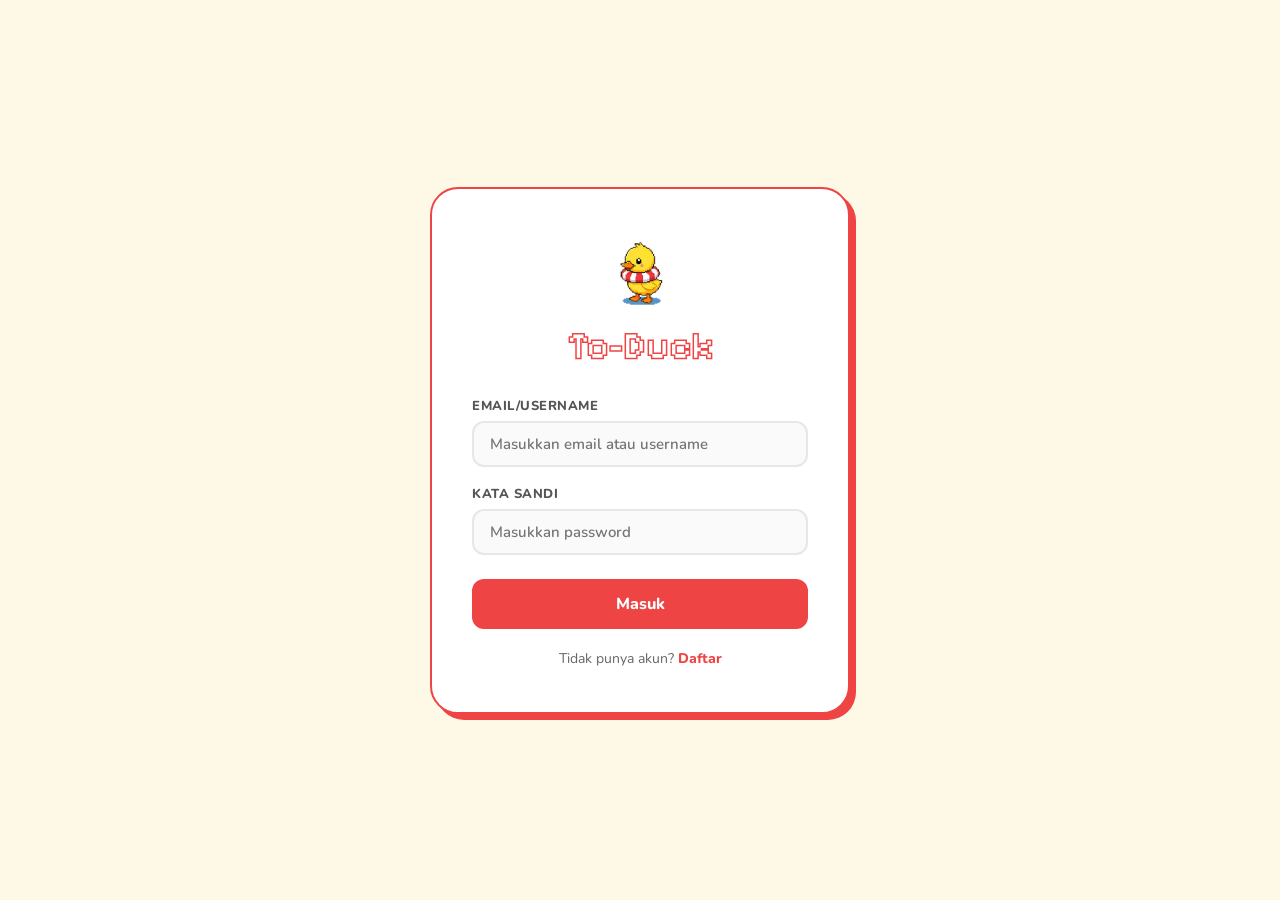
<file: index.html>
<!-- html/index.html -->

<!DOCTYPE html>
<html lang="id">
<head>
  <meta charset="UTF-8">
  <meta name="viewport" content="width=device-width, initial-scale=1.0">
  <title>To-Duck</title>
  <link rel="stylesheet" href="style.css">
</head>
<body>

<!-- ─────────────────────────────────────────
     SIDEBAR
───────────────────────────────────────── -->
<aside class="sidebar">
  <div class="logo-area">
    <img src="assets/duck.png" width="80" height="80" alt="To-Duck Mascot" onerror="this.outerHTML='<div class=\'duck-emoji\'>🐥</div>'">
    <span class="logo-text">To-Duck</span>
  </div>

  <ul class="nav">
    <li class="nav-item active" onclick="goTo('dashboard')">
      <svg width="18" height="18" viewBox="0 0 24 24" fill="none" stroke="currentColor" stroke-width="2.5" stroke-linecap="round" stroke-linejoin="round"><rect x="3" y="3" width="7" height="7"></rect><rect x="14" y="3" width="7" height="7"></rect><rect x="14" y="14" width="7" height="7"></rect><rect x="3" y="14" width="7" height="7"></rect></svg>
      <span class="nav-text">Dashboard</span>
    </li>
    <li class="nav-item" onclick="goTo('todo')">
      <svg width="18" height="18" viewBox="0 0 24 24" fill="none" stroke="currentColor" stroke-width="2.5" stroke-linecap="round" stroke-linejoin="round"><line x1="8" y1="6" x2="21" y2="6"></line><line x1="8" y1="12" x2="21" y2="12"></line><line x1="8" y1="18" x2="21" y2="18"></line><line x1="3" y1="6" x2="3.01" y2="6"></line><line x1="3" y1="12" x2="3.01" y2="12"></line><line x1="3" y1="18" x2="3.01" y2="18"></line></svg>
      <span class="nav-text">To-Do List</span>
    </li>
    <li class="nav-item" onclick="goTo('pomodoro')">
      <svg width="18" height="18" viewBox="0 0 24 24" fill="none" stroke="currentColor" stroke-width="2.5" stroke-linecap="round" stroke-linejoin="round"><circle cx="12" cy="12" r="10"></circle><polyline points="12 6 12 12 16 14"></polyline></svg>
      <span class="nav-text">Pomodoro</span>
    </li>
  </ul>

  <div class="sidebar-bottom">
    <div class="profile-btn" onclick="goTo('settings')">
      <div class="avatar" id="sidebar-avatar">👤</div>
      <span id="sidebar-name">User</span>
    </div>
  </div>
</aside>

<!-- ─────────────────────────────────────────
     MAIN CONTENT
───────────────────────────────────────── -->
<main class="main">

  <!-- ══ DASHBOARD PAGE ══ -->
  <div class="page active" id="page-dashboard">
    <div class="dashboard-grid">

      <!-- Calendar Widget -->
      <div class="widget calendar-widget">
        <div class="cal-header">
          <button class="cal-nav" id="cal-prev">‹</button>
          <span id="cal-month-label">APR 2025</span>
          <button class="cal-nav" id="cal-next">›</button>
        </div>
        <div class="cal-body">
          <div class="cal-days-row">
            <div>MIN</div><div>SEN</div><div>SEL</div><div>RAB</div><div>KAM</div><div>JUM</div><div>SAB</div>
          </div>
          <div id="cal-grid"></div>
        </div>
      </div>

      <!-- Task Widget -->
      <div class="widget task-widget" style="display:flex;flex-direction:column;">
        <div class="task-widget-header">
          <div class="task-widget-date" id="task-widget-date" onclick="goTo('todo')" style="cursor:pointer;">4 APR</div>
          <button class="btn-add-sm" onclick="goTo('todo')">Lihat Semua</button>
        </div>
        <div class="task-list-body" id="dash-task-list">
          <div style="color:var(--grey);font-size:14px;font-weight:700;padding:20px 0;text-align:center;">
            Pilih tanggal untuk melihat tugas 🐥
          </div>
        </div>
      </div>

     <!-- Pomodoro Mini Widget -->
<div class="widget pomo-mini" onclick="goTo('pomodoro')" style="cursor:pointer;">

  <div class="pomo-mini-title">
    Pomodoro
  </div>

  <!-- Gambar -->
  <div class="pomo-ring">
    <img 
      src="https://raw.githubusercontent.com/iftitahputri/ToDoList_Kel7_V2/main/assets/Group%209.png"
      alt="Pomodoro Duck"
      class="pomo-mini-img"
    >
  </div>

  <button 
    class="btn-primary pomo-mini-btn"
    onclick="goTo('pomodoro')">
    Buka Pomodoro
  </button>

</div>
      <!-- Duck Area -->
      <div class="duck-area">
  <div>
    <img 
      src="https://raw.githubusercontent.com/iftitahputri/ToDoList_Kel7_V2/main/assets/bubble.png"
      width="550"
      height="150"
      class="duck-bubble"
      alt="bubble"
    >
    <div class="duck-speech" id="duck-speech">
    </div>
  </div>


  <img
    src="https://raw.githubusercontent.com/iftitahputri/ToDoList_Kel7_V2/main/assets/duck.png"
    width="200"
    height="200"
    class="duck-sdashboard"
    alt="To-Duck Mascot"
  >

</div>
    </div> <!-- dashboard-grid -->
</div> <!-- page-dashboard -->

  <!-- ══ TO-DO LIST PAGE ══ -->
  <div class="page" id="page-todo">
<div class="todo-layout">

    <!-- LEFT: Project Panel -->
    <div class="project-panel" id="project-panel">
      <div class="project-panel-title">📁 Proyek</div>

      <div class="proj-item active" onclick="selectProject('__all__')" id="proj-all">
        <span class="proj-dot" style="background:#EF4444;"></span>
        Semua Tugas
        <span class="proj-count" id="count-all">0</span>
      </div>

      <div class="proj-item" onclick="selectProject('__today__')" id="proj-today">
        <span class="proj-dot" style="background:#F97316;"></span>
        Hari Ini
        <span class="proj-count" id="count-today">0</span>
      </div>

      <div id="projects-list"><!-- rendered by JS --></div>

      <button class="btn-new-proj" onclick="openProjectModal()">
        <span style="font-size:18px;">+</span> Proyek Baru
      </button>
    </div>

    <!-- ─────────────────────────────
     MODAL: TAMBAH PROJECT
     (WAJIB di luar panel)
───────────────────────────── -->
<div class="modal-overlay" id="modal-add-project">
  <div class="modal-card">

    <div class="modal-title">📁 Buat Proyek Baru</div>

    <input 
      type="text" 
      class="modal-input" 
      id="modal-project-name" 
      placeholder="Nama proyek..."
    >
 
    <select class="select-input" id="modal-project-color">
      <option value="#EF4444">🔴 Merah</option>
      <option value="#F97316">🟠 Oranye</option>
      <option value="#FDE047">🟡 Kuning</option>
      <option value="#22C55E">🟢 Hijau</option>
      <option value="#3B82F6">🔵 Biru</option>
      <option value="#A855F7">🟣 Ungu</option>
    </select>

    <div class="modal-actions">
      <button class="btn-cancel" onclick="closeModal('modal-add-project')">
        Batal
      </button>

      <button 
        class="btn-primary" 
        style="width:auto;padding:10px 28px;margin-top:0;"
        onclick="submitProject()"
      >
        Buat
      </button>
    </div>

  </div>
</div>

    <!-- RIGHT: Main Area -->
    <div class="todo-main">
      

      <div class="todo-topbar">
        <div class="todo-page-heading" id="page-heading">Semua <span>Tugas</span></div>
        <div class="topbar-actions">
          <div class="view-toggle">
            <!-- <button class="view-btn active" onclick="setView('list', this)">☰ List</button>
            <button class="view-btn" onclick="setView('group', this)">⊞ Proyek</button> -->
          </div>
          <button class="btn-add-task-main" onclick="openTaskModal()">+ Tambah Tugas</button>
        </div>
      </div>

      <!-- Progress bar -->
      <div class="project-progress">
        <div class="progress-info">
          <span id="prog-label">0 dari 0 selesai</span>
          <span id="prog-pct">0%</span>
        </div>
        <div class="progress-bar-bg">
          <div class="progress-bar-fill" id="prog-fill" style="width:0%;"></div>
        </div>
      </div>

      <!-- Filter chips -->
      <div class="filter-bar">
        <span style="font-family:Nunito;font-size:12px;font-weight:900;color:#CCC;margin-right:4px;">Filter:</span>
        <div class="filter-chip active" onclick="setFilter('all', this)">Semua</div>
        <div class="filter-chip" onclick="setFilter('active', this)">Aktif</div>
        <div class="filter-chip" onclick="setFilter('done', this)">Selesai</div>
        <div class="filter-chip" onclick="setFilter('today', this)">Hari Ini</div>
      </div>

      <div class="todo-content" id="todo-content">
        <!-- rendered by JS -->
      </div>
    </div>
  </div>
  </div>

  <!-- ══ POMODORO PAGE ══ -->
  <div class="page" id="page-pomodoro">
<div class="pomo-wrapper">

  <!-- ── LEFT: TIMER PANEL ── -->
  <div class="timer-panel">

    <!-- Mode tabs -->
    <div class="mode-tabs">
      <button class="mode-tab active" id="tab-focus" onclick="setMode('focus')">🎯 Fokus</button>
      <button class="mode-tab" id="tab-short" onclick="setMode('short')">☕ Istirahat</button>
      <button class="mode-tab" id="tab-long" onclick="setMode('long')">😴 Panjang</button>
    </div>

    <!-- SVG Ring Timer -->
    <div class="pomo-ring-container">
      <svg class="pomo-svg" width="220" height="220" viewBox="0 0 220 220">
        <circle class="ring-bg" cx="110" cy="110" r="96"/>
        <circle class="ring-fill" id="ring-fill" cx="110" cy="110" r="96"
          stroke-dasharray="603" stroke-dashoffset="0"/>
      </svg>
      <div class="pomo-time-center">
        <div class="pomo-time-big" id="pomo-time">25:00</div>
        <div class="pomo-session-label" id="pomo-mode-label">Sesi Fokus</div>
      </div>
    </div>

    <!-- Session dots -->
    <div class="session-dots" id="session-dots">
      <div class="session-dot current"></div>
      <div class="session-dot"></div>
      <div class="session-dot"></div>
      <div class="session-dot"></div>
    </div>

    <!-- Controls -->
    <div class="pomo-controls">
      <button class="btn-ctrl" onclick="skipBack()" title="Mulai ulang">⏮</button>
      <button class="btn-play-big" id="btn-play" onclick="toggleTimer()">▶</button>
      <button class="btn-ctrl" onclick="skipForward()" title="Lewati">⏭</button>
    </div>

    <!-- Duck -->
    <!-- Duck -->
<div class="duck-row">

  <img
    src="https://raw.githubusercontent.com/iftitahputri/ToDoList_Kel7_V2/main/assets/duck.png"
    width="150"
    height="150"
    alt="To-Duck Mascot"
    class="duck-pomo"
    style="transform: scaleX(-1);"
  >

  <div class="p-pomo" id="duck-msg">

    <img
      src="https://raw.githubusercontent.com/iftitahputri/ToDoList_Kel7_V2/main/assets/bubble.png"
      class="bubble-bg"
      width="50"
      height="100"
      alt="speech bubble"
      style="transform: scaleX(-1);"
    >

    <span class="p-text" id="duck-text">
      Pilih tugas yang mau dikerjakan, terus fokus! 🎯
    </span>

  </div>

</div> <!-- duck-row -->

</div> <!-- timer-panel -->
  <!-- ── RIGHT PANEL ── -->
  <div class="right-panel">

    <!-- Task List -->
    <div class="panel-card">
      <div class="panel-card-title">📋 Tugas yang Dikerjakan</div>
      <div id="pomo-task-list"><!-- rendered --></div>
      <button class="btn-add-task-pomo" onclick="openAddTaskModal()">⊕ Tambah tugas baru</button>
    </div>

    <!-- Session Stats -->
    <div class="panel-card">
      <div class="panel-card-title">📊 Statistik Hari Ini</div>
      <div class="stats-row">
        <div class="stat-box">
          <div class="stat-num" id="stat-sessions">0</div>
          <div class="stat-label">Sesi Selesai</div>
        </div>
        <div class="stat-box">
          <div class="stat-num" id="stat-tasks">0</div>
          <div class="stat-label">Tugas Done</div>
        </div>
        <div class="stat-box">
          <div class="stat-num" id="stat-minutes">0</div>
          <div class="stat-label">Menit Fokus</div>
        </div>
      </div>
    </div>

    <!-- Tips -->
    <div class="panel-card" style="background:linear-gradient(135deg,#FEF9E7,#fff);border-color:#FDE047;">
      <div class="panel-card-title" style="color:#F97316;">💡 Tips Pomodoro</div>
      <div id="pomo-tip" style="font-size:13px;color:#777;font-weight:600;line-height:1.7;"></div>
    </div>
  </div>
</div>
  </div>

  <!-- ══ SETTINGS PAGE ══ -->
  <div class="page" id="page-settings">
    <div class="settings-page">
      <div class="settings-title">⚙️ Pengaturan</div>

      <div class="settings-section">
        <div class="settings-section-title">Profil</div>
        <div class="settings-row">
          <label>Nama Lengkap</label>
          <input type="text" class="settings-input" id="set-name" placeholder="Nama kamu">
        </div>
        <div class="settings-row">
          <label>Email</label>
          <input type="email" class="settings-input" id="set-email" placeholder="email@kamu.com">
        </div>
        <button class="btn-save" onclick="saveProfile()">Simpan Perubahan</button>
      </div>

      <div class="settings-section">
        <div class="settings-section-title">Ubah Password</div>
        <div class="settings-row">
          <label>Password Lama</label>
          <input type="password" class="settings-input" id="set-old-pass" placeholder="Password lama">
        </div>
        <div class="settings-row">
          <label>Password Baru</label>
          <input type="password" class="settings-input" id="set-new-pass" placeholder="Password baru">
        </div>
        <div class="settings-row">
          <label>Konfirmasi Password Baru</label>
          <input type="password" class="settings-input" id="set-new-pass2" placeholder="Ulangi password baru">
        </div>
        <button class="btn-save" onclick="changePassword()">Ubah Password</button>
      </div>

      <div class="settings-section">
        <div class="settings-section-title">Sesi</div>
        <p style="font-size:14px;color:#666;margin-bottom:16px;font-weight:600;">Ingin keluar dari To-Duck?</p>
        <button class="btn-logout" onclick="doLogout()">🚪 Logout</button>
      </div>
    </div>
  </div>

</main>

<!-- BREAK OVERLAY -->
<div class="break-overlay" id="break-overlay">
  <div class="break-card">
    <button class="btn-skip" onclick="endBreak()">Lewati Istirahat ⏭</button>

    <div class="break-header">
      <div class="break-title">🎮 Waktu Istirahat!</div>
      <div class="break-subtitle">Pilih minigame atau biarkan timer berjalan</div>
    </div>

    <div class="break-timer" id="break-timer">05:00</div>

    <!-- Game selection -->
    <div id="game-selection-area">
      <div class="game-selection">
        <div class="game-card" id="game-card-memory" onclick="selectGame('memory')">
          <div class="game-icon">🃏</div>
          <div class="game-name">Memory Match</div>
          <div class="game-desc">Temukan pasangan kartu</div>
        </div>
        <div class="game-card" id="game-card-catch" onclick="selectGame('catch')">
          <div class="game-icon">🦆</div>
          <div class="game-name">Tangkap Bebek!</div>
          <div class="game-desc">Klik bebek sebanyak mungkin</div>
        </div>
        <div class="game-card" id="game-card-scramble" onclick="selectGame('scramble')">
          <div class="game-icon">🔤</div>
          <div class="game-name">Acak Kata</div>
          <div class="game-desc">Tebak kata yang diacak</div>
        </div>
      </div>
    </div>

    <!-- GAME: Memory Match -->
    <div class="game-area" id="game-memory">
      <div style="display:flex;justify-content:space-between;align-items:center;margin-bottom:12px;">
        <span style="font-weight:800;font-size:14px;">🃏 Memory Match</span>
        <span id="mem-score" style="font-weight:800;color:var(--blue);">0 pasang</span>
        <button class="btn-game btn-blue" onclick="initMemory()">🔄 Reset</button>
      </div>
      <div class="memory-grid" id="memory-grid"></div>
    </div>

    <!-- GAME: Catch Duck -->
    <div class="game-area" id="game-catch">
      <div style="display:flex;justify-content:space-between;align-items:center;margin-bottom:10px;">
        <span style="font-weight:800;font-size:14px;">🦆 Tangkap Bebek!</span>
        <button class="btn-game btn-blue" onclick="initCatch()">🔄 Reset</button>
      </div>
      <div class="catch-game-area" id="catch-area"></div>
      <div class="catch-score" id="catch-score" style="margin-top:10px;">Score: 0</div>
    </div>

    <!-- GAME: Word Scramble -->
    <div class="game-area" id="game-scramble">
      <div style="display:flex;justify-content:space-between;align-items:center;margin-bottom:4px;">
        <span style="font-weight:800;font-size:14px;">🔤 Acak Kata</span>
        <span id="scramble-score" style="font-weight:800;color:var(--blue);">0 benar</span>
      </div>
      <div class="scramble-word" id="scramble-display">?????</div>
      <div class="scramble-hint" id="scramble-hint">Hint: ???</div>
      <div style="margin-top:12px;">
        <input type="text" class="scramble-input" id="scramble-input" placeholder="Jawaban kamu..." autocomplete="off">
        <div class="scramble-result" id="scramble-result"></div>
        <div style="display:flex;gap:10px;justify-content:center;margin-top:10px;">
          <button class="btn-game btn-blue" onclick="checkScramble()">✓ Cek Jawaban</button>
          <button class="btn-game" style="background:#F3F4F6;color:#555;" onclick="nextScramble()">→ Skip</button>
        </div>
      </div>
    </div>
  </div>
</div>

<!-- ─────────────────────────────────────────
     MODAL – ADD TASK
───────────────────────────────────────── -->
  <div class="modal-overlay" id="modal-task">
    <div class="modal-card">
      <div class="modal-header">
        <div class="modal-title" id="modal-task-title">➕ Tambah Tugas</div>
        <button class="modal-close" onclick="closeModal('modal-task')">✕</button>
      </div>

      <div class="form-group">
        <div class="form-label">📝 Nama Tugas</div>
        <input type="text" class="form-input" id="t-name" placeholder="Apa yang mau dikerjakan?">
      </div>

      <div class="form-group">
        <div class="form-label">📋 Deskripsi <span class="optional-badge">Opsional</span></div>
        <textarea class="form-textarea" id="t-desc" placeholder="Tambahkan catatan atau detail..."></textarea>
      </div>

      <div class="form-row">
        <div class="form-group">
          <div class="form-label">📅 Deadline <span class="optional-badge">Opsional</span></div>
          <input type="date" class="form-input" id="t-date">
        </div>
        <div class="form-group">
          <div class="form-label">🕐 Waktu <span class="optional-badge">Opsional</span></div>
          <input type="time" class="form-input" id="t-time">
        </div>
      </div>

      <div class="form-group">
        <div class="form-label">🔔 Pengingat</div>
        <div class="reminder-row">
          <span class="reminder-label">🔔 Aktifkan pengingat</span>
          <label class="toggle-switch">
            <input type="checkbox" id="t-reminder-toggle" onchange="toggleReminder()">
            <div class="toggle-track"></div>
            <div class="toggle-knob"></div>
          </label>
        </div>
        <div class="reminder-options" id="reminder-opts">
          <div class="form-label" style="margin-bottom:8px;">Ingatkan saya:</div>
          <div class="reminder-chips">
            <div class="reminder-chip selected" data-val="30m" onclick="selectReminder(this)">30 menit sebelum</div>
            <div class="reminder-chip" data-val="1h" onclick="selectReminder(this)">1 jam sebelum</div>
            <div class="reminder-chip" data-val="3h" onclick="selectReminder(this)">3 jam sebelum</div>
            <div class="reminder-chip" data-val="1d" onclick="selectReminder(this)">1 hari sebelum</div>
            <div class="reminder-chip" data-val="2d" onclick="selectReminder(this)">2 hari sebelum</div>
            <div class="reminder-chip" data-val="1w" onclick="selectReminder(this)">1 minggu sebelum</div>
          </div>
        </div>
      </div>

      <div class="form-group">
        <div class="form-label">📁 Proyek <span class="optional-badge">Opsional</span></div>
        <select class="form-select" id="t-project">
          <option value="">Tidak ada proyek</option>
        </select>
      </div>

      <div class="modal-actions">
        <button class="btn-cancel" onclick="closeModal('modal-task')">Batal</button>
        <button class="btn-submit" onclick="submitTask()">Simpan Tugas</button>
      </div>
    </div>
  </div>

<!-- MODAL – ADD PROJECT -->
<div class="modal-overlay" id="modal-add-project">
    <div class="modal-card project-modal-card">
      <div class="modal-header">
        <div class="modal-title">📁 Proyek Baru</div>
        <button class="modal-close" onclick="closeModal('modal-add-project')">✕</button>
      </div>

      <div class="form-group">
        <div class="form-label">Nama Proyek</div>
        <input type="text" class="form-input" id="p-name" placeholder="Contoh: Tugas Kuliah">
      </div>

      <div class="form-group">
        <div class="form-label">Warna</div>
        <div class="color-options" id="color-picker">
          <div class="color-opt selected" style="background:#EF4444;" data-color="#EF4444" onclick="selectColor(this)">
          </div>
          <div class="color-opt" style="background:#F97316;" data-color="#F97316" onclick="selectColor(this)"></div>
          <div class="color-opt" style="background:#FDE047;" data-color="#FDE047" onclick="selectColor(this)"></div>
          <div class="color-opt" style="background:#22C55E;" data-color="#22C55E" onclick="selectColor(this)"></div>
          <div class="color-opt" style="background:#3B82F6;" data-color="#3B82F6" onclick="selectColor(this)"></div>
          <div class="color-opt" style="background:#A855F7;" data-color="#A855F7" onclick="selectColor(this)"></div>
          <div class="color-opt" style="background:#EC4899;" data-color="#EC4899" onclick="selectColor(this)"></div>
          <div class="color-opt" style="background:#06B6D4;" data-color="#06B6D4" onclick="selectColor(this)"></div>
        </div>
      </div>

      <div class="modal-actions">
        <button class="btn-cancel" onclick="closeModal('modal-add-project')">Batal</button>
        <button class="btn-submit" onclick="submitProject()">Buat Proyek</button>
      </div>
    </div>
  </div>

<div class="toast" id="toast"></div>

<script src="script.js"></script>
</body>
</html>
</file>
<file: style.css>
/* css/style.css */

@import url('https://fonts.googleapis.com/css2?family=Fredoka+One&family=Nunito:wght@400;600;700;800;900&family=Pixelify+Sans:wght@400;700&display=swap');

:root {
  --yellow: #FDE047;
  --yellow-dark: #EED241;
  --yellow-light: #FEF9E7;
  --red: #EF4444;
  --red-dark: #DC2626;
  --orange: #F97316;
  --orange-light: #FDBA74;
  --blue: #3B82F6;
  --blue-light: #93C5FD;
  --white: #FFFFFF;
  --black: #111111;
  --grey: #A3A3A3;
  --grey-light: #F3F4F6;
  --sidebar-w: 230px;
  --radius: 20px;
  --border: 2px solid var(--red);
}

* { margin: 0; padding: 0; box-sizing: border-box; }

body {
  font-family: 'Nunito', sans-serif;
  background: var(--yellow-light);
  min-height: 100vh;
  display: flex;
  overflow: hidden;
}

/* ── SIDEBAR ── */
.sidebar {
  position:sticky;
  top: 0;
  left: 0;
  height: 100vh;
  width: var(--sidebar-w);
  overflow: hidden;
  width: var(--sidebar-w);
  background: var(--yellow);
  display: flex;
  flex-direction: column;
  flex-shrink: 0;
  z-index: 20;
  border-right: 2px solid rgba(231,55,63,0.15);
  transition: width 0.3s ease;
}

.sidebar.collapsed {
  width: 76px;
}

.sidebar.collapsed .logo-text,
.sidebar.collapsed .nav-text,
.sidebar.collapsed #sidebar-name {
  display: none;
}

.sidebar.collapsed .logo-area {
  padding: 22px 0 10px;
  justify-content: center;
}

.sidebar.collapsed .nav-item {
  justify-content: center;
  padding: 13px 0;
}

.sidebar.collapsed .profile-btn {
  justify-content: center;
}

.logo-area { 
  padding: 15px 5px 5px;
  display: flex;
  align-items:center;
  gap: 10px;
}

.logo-duck { font-size: 32px; }

.logo-text {
  font-family: 'Pixelify Sans', monospace;
  font-size: 22px;
  color: #fff;
  font-weight: 700;
  -webkit-text-stroke: 1.2px var(--red);
  text-shadow: 2px 2px 0 #fff, -1px -1px 0 #fff;
  letter-spacing: 1px;
}

.nav {
  list-style: none;
  margin-top: 14px;
  flex: 1;
}

.nav-item {
  display: flex;
  align-items: center;
  gap: 12px;
  padding: 13px 20px;
  font-weight: 700;
  font-size: 14px;
  color: var(--black);
  cursor: pointer;
  transition: background .15s;
  border-left: 4px solid transparent;
}

.nav-item svg { flex-shrink: 0; opacity: .7; }

.nav-item:hover { background: var(--yellow-dark); }

.nav-item.active {
  background: var(--yellow-dark);
  border-left-color: var(--red);
  color: var(--red);
}

.nav-item.active svg { opacity: 1; stroke: var(--red); }

.sidebar-bottom {
  padding: 16px 20px;
  display: flex;
  flex-direction: column;
  gap: 10px;
  border-top: 2px dashed rgba(0,0,0,.1);
}

.profile-btn {
  display: flex;
  align-items: center;
  gap: 10px;
  cursor: pointer;
  padding: 8px 10px;
  border-radius: 12px;
  transition: background .15s;
  font-weight: 700;
  font-size: 13px;
  color: var(--black);
}

.profile-btn:hover { background: var(--yellow-dark); }

.avatar {
  width: 34px;
  height: 34px;
  background: var(--red);
  border-radius: 50%;
  display: flex;
  align-items: center;
  justify-content: center;
  color: #fff;
  font-size: 16px;
  border: 2px solid #991B1B;
  box-shadow: inset 0 0 0 2px #fff;
  flex-shrink: 0;
}

/* ── MAIN ── */
.main {
  flex: 1;
  display: flex;
  flex-direction: column;
  overflow-y: auto;
  height: 100vh;
}

/* ── WIDGET ── */
.widget {
  background: #fff;
  border: var(--border);
  border-radius: var(--radius);
  overflow: hidden;
}

/* ── PAGE VISIBILITY ── */
.page { display: none; width: 100%; height: 100%; overflow-y: auto; }
.page.active { display: flex; flex-direction: column; }

/* ==============================
   LOGIN PAGE
   ============================== */
body.auth-page {
  justify-content: center;
  align-items: center;
  background: var(--yellow-light);
}

.auth-card {
  background: #fff;
  border: var(--border);
  border-radius: 28px;
  width: 420px;
  padding: 44px 40px;
  box-shadow: 6px 6px 0 var(--red);
}

.auth-logo {
  text-align: center;
  margin-bottom: 28px;
}

.auth-logo .duck-emoji { font-size: 52px; }

.auth-logo .auth-title {
  font-family: 'Pixelify Sans', monospace;
  font-size: 38px;
  font-weight: 700;
  color: #fff;
  -webkit-text-stroke: 1.5px var(--red);
  text-shadow: 2px 2px 0 #fff;
  display: block;
  margin-top: 4px;
}

.form-group {
  display: flex;
  flex-direction: column;
  gap: 6px;
  margin-bottom: 18px;
}

.form-group label {
  font-weight: 800;
  font-size: 13px;
  color: #555;
  text-transform: uppercase;
  letter-spacing: .5px;
}

.form-input {
  padding: 12px 16px;
  border: 2px solid #E5E7EB;
  border-radius: 12px;
  font-size: 15px;
  font-family: 'Nunito', sans-serif;
  outline: none;
  transition: border-color .2s;
  background: var(--yellow-light);
}

.form-input:focus { border-color: var(--red); background: #fff; }

.btn-primary {
  width: 100%;
  padding: 14px;
  background: var(--red);
  color: #fff;
  border: none;
  border-radius: 12px;
  font-weight: 800;
  font-size: 16px;
  font-family: 'Nunito', sans-serif;
  cursor: pointer;
  transition: background .2s, transform .1s;
  margin-top: 6px;
}

.btn-primary:hover { background: var(--red-dark); }
.btn-primary:active { transform: scale(.98); }

.auth-footer {
  margin-top: 20px;
  text-align: center;
  font-size: 14px;
  color: #666;
}

.auth-link { color: var(--red); font-weight: 800; text-decoration: none; cursor: pointer; }
.auth-link:hover { text-decoration: underline; }

/* ==============================
   DASHBOARD PAGE
   ============================== */
.dashboard-grid {
  display: grid;
  grid-template-columns: minmax(320px, 420px) 1fr;
  grid-template-rows: auto 1fr;
  gap: 28px;
  padding: 32px 40px;
  flex: 1;
}

/* Calendar */
.cal-header {
  background: var(--red);
  color: #fff;
  padding: 16px 24px;
  font-size: 20px;
  font-weight: 800;
  letter-spacing: 2px;
  display: flex;
  justify-content: space-between;
  align-items: center;
}

.cal-nav { background: none; border: none; color: #fff; font-size: 20px; cursor: pointer; padding: 0 4px; }

.cal-body { padding: 16px 20px 20px; }

.cal-days-row, .cal-week {
  display: grid;
  grid-template-columns: repeat(7, 1fr);
  text-align: center;
}

.cal-days-row {
  color: var(--red);
  font-weight: 800;
  font-size: 12px;
  padding-bottom: 10px;
  border-bottom: 2px solid var(--red);
  margin-bottom: 4px;
}

.cal-week { border-bottom: 1.5px solid #fee2e2; padding: 8px 0; }
.cal-week:last-child { border-bottom: none; }

.cal-cell {
  font-size: 13px;
  font-weight: 700;
  color: #333;
  padding: 4px 2px;
  border-radius: 50%;
  cursor: pointer;
  transition: background .15s;
  line-height: 24px;
  width: 28px;
  height: 28px;
  margin: 0 auto;
  display: flex;
  align-items: center;
  justify-content: center;
}

.cal-cell:hover { background: #fee2e2; }
.cal-cell.sun { color: var(--red); }
.cal-cell.muted { color: var(--grey); }
.cal-cell.today { background: var(--red); color: #fff !important; border-radius: 50%; }
.cal-cell.selected { background: var(--yellow); border-radius: 50%; }
.cal-cell.today.selected { background: var(--red); color: #fff !important; }

/* Task Widget */
.task-widget-header {
  padding: 20px 28px 14px;
  border-bottom: var(--border);
  display: flex;
  justify-content: space-between;
  align-items: center;
}

.task-widget-date {
  font-size: 22px;
  font-weight: 900;
  color: var(--red);
}

.btn-add-sm {
  background: var(--red);
  color: #fff;
  border: none;
  border-radius: 10px;
  padding: 8px 16px;
  font-weight: 800;
  font-size: 13px;
  font-family: 'Nunito', sans-serif;
  cursor: pointer;
  display: flex;
  align-items: center;
  gap: 6px;
  transition: background .15s;
}

.btn-add-sm:hover { background: var(--red-dark); }

.task-list-body {
  padding: 16px 28px;
  display: flex;
  flex-direction: column;
  gap: 14px;
  max-height: 260px;
  overflow-y: auto;
}

.task-row {
  display: flex;
  align-items: center;
  gap: 14px;
}

.task-time {
  color: var(--red);
  font-weight: 800;
  font-size: 14px;
  width: 52px;
  flex-shrink: 0;
}

.task-bar {
  width: 5px;
  height: 26px;
  background: var(--blue-light);
  border-radius: 4px;
  flex-shrink: 0;
}

.task-name-text {
  flex: 1;
  font-weight: 700;
  font-size: 15px;
  color: #333;
}

.task-name-text.done { text-decoration: line-through; color: var(--grey); }

.task-check {
  width: 26px;
  height: 26px;
  border: 2px solid var(--red);
  border-radius: 8px;
  cursor: pointer;
  display: flex;
  align-items: center;
  justify-content: center;
  flex-shrink: 0;
  transition: background .15s;
}

.task-check.checked { background: var(--red); }
.task-check.checked::after { content: '✓'; color: #fff; font-size: 14px; font-weight: 900; }

.task-delete {
  background: none;
  border: none;
  cursor: pointer;
  color: var(--grey);
  font-size: 16px;
  padding: 0 4px;
  opacity: 0;
  transition: opacity .15s;
}

.task-row:hover .task-delete { opacity: 1; }

/* Pomodoro mini widget */
.pomo-mini {
  display: flex;
  flex-direction: column;
  align-items: center;
  justify-content: center;
  padding: 24px;
  position: relative;
  cursor: pointer;
}

.pomo-mini-title {
  position: relative;
  top: 0px;
  background: none;
  border: none;
  cursor: pointer;
  color: #DC2626;
  font-size: 20px;
  font-weight:1000;
}

.pomo-ring{
  width:160px;
  height:160px;
  display:flex;
  align-items:center;
  justify-content:center;
  margin-bottom:20px;
  background:none;
}

.pomo-ring::before{
  display:none;
}

.pomo-mini-img{
  width:140px;
  height:auto;
  object-fit:contain;
  transition:.3s ease;
}

.pomo-mini:hover .pomo-mini-img{
  transform:scale(1.05);
}

.pomo-controls {
  display: flex;
  align-items: center;
  gap: 14px;
}

.btn-pomo-play {
  width: 46px;
  height: 46px;
  background: var(--orange);
  border-radius: 50%;
  border: none;
  cursor: pointer;
  display: flex;
  align-items: center;
  justify-content: center;
  box-shadow: 0 3px 8px rgba(249,115,22,.3);
}

.btn-pomo-play::after {
  content: '';
  width: 0; height: 0;
  border-top: 9px solid transparent;
  border-bottom: 9px solid transparent;
  border-left: 14px solid #fff;
  margin-left: 3px;
}

.btn-pomo-play.paused::after {
  content: '⏸';
  border: none;
  color: #fff;
  font-size: 18px;
  margin-left: 0;
}

.btn-pomo-reset {
  width: 34px;
  height: 34px;
  background: var(--orange-light);
  border-radius: 50%;
  border: none;
  cursor: pointer;
  color: #fff;
  font-size: 18px;
  font-weight: 900;
}

/* Duck area */
.duck-area {
  position: relative;
  display: flex;
  justify-content: flex-end;
  align-items: flex-end;
  padding: 10px 20px 20px 0;
}

.duck-bubble{
  position: relative;
  left: 50;
   border:none !important;
   background:none !important;
   bottom: 70px;
  
}

.duck-speech {
  position: relative;
  top: -180px;
  left: 130px;
  font-weight: 700;
  font-size: 20px;
  color: #333;
  max-width: 200px;
}

.duck-img { font-size: 80px; filter: drop-shadow(0 4px 8px rgba(0,0,0,.15)); }

/* ==============================
   TO-DO LIST PAGE
   ============================== */
.todo-page { padding: 32px 40px; flex: 1; overflow-y: auto; }

.todo-page-header {
  display: flex;
  justify-content: space-between;
  align-items: center;
  margin-bottom: 28px;
}

.todo-page-title {
  font-size: 28px;
  font-weight: 900;
  color: var(--black);
}

.todo-page-title span { color: var(--red); }

.project-tabs {
  display: flex;
  gap: 10px;
  margin-bottom: 24px;
  flex-wrap: wrap;
}

.project-tab {
  padding: 8px 18px;
  border-radius: 30px;
  border: 2px solid var(--red);
  font-weight: 800;
  font-size: 13px;
  cursor: pointer;
  transition: all .15s;
  background: #fff;
  color: var(--red);
}

.project-tab:hover, .project-tab.active {
  background: var(--red);
  color: #fff;
}

.btn-new-project {
  padding: 8px 16px;
  border-radius: 30px;
  border: 2px dashed var(--grey);
  font-weight: 700;
  font-size: 13px;
  cursor: pointer;
  background: transparent;
  color: var(--grey);
  font-family: 'Nunito', sans-serif;
  transition: all .15s;
}

.btn-new-project:hover { border-color: var(--red); color: var(--red); }

/* Section groups */
.todo-section { margin-bottom: 28px; }

.todo-section-label {
  font-size: 13px;
  font-weight: 900;
  color: var(--grey);
  text-transform: uppercase;
  letter-spacing: 1px;
  margin-bottom: 12px;
  display: flex;
  align-items: center;
  gap: 10px;
}

.todo-section-label::after {
  content: '';
  flex: 1;
  height: 1.5px;
  background: #E5E7EB;
}

.todo-item {
  display: flex;
  align-items: center;
  gap: 14px;
  padding: 13px 18px;
  background: #fff;
  border: 2px solid #F3F4F6;
  border-radius: 14px;
  margin-bottom: 10px;
  transition: border-color .15s, box-shadow .15s;
}

.todo-item:hover {
  border-color: var(--red);
  box-shadow: 0 2px 8px rgba(239,68,68,.1);
}

.todo-check {
  width: 22px;
  height: 22px;
  border: 2px solid var(--red);
  border-radius: 6px;
  cursor: pointer;
  display: flex;
  align-items: center;
  justify-content: center;
  flex-shrink: 0;
  transition: background .15s;
}

.todo-check.done { background: var(--red); }
.todo-check.done::after { content: '✓'; color: #fff; font-size: 12px; font-weight: 900; }

.todo-item-text { flex: 1; font-weight: 700; font-size: 14px; color: #333; }
.todo-item-text.done { text-decoration: line-through; color: var(--grey); }

.todo-item-time {
  font-size: 12px;
  color: var(--grey);
  font-weight: 600;
}

.todo-item-project {
  font-size: 11px;
  padding: 3px 10px;
  border-radius: 20px;
  font-weight: 800;
}

.todo-delete {
  background: none;
  border: none;
  cursor: pointer;
  color: var(--grey);
  font-size: 16px;
  opacity: 0;
  transition: opacity .15s;
}

.todo-item:hover .todo-delete { opacity: 1; }

.btn-add-todo {
  width: 100%;
  padding: 13px;
  background: transparent;
  border: 2px dashed #D1D5DB;
  border-radius: 14px;
  font-weight: 700;
  font-size: 14px;
  font-family: 'Nunito', sans-serif;
  color: var(--grey);
  cursor: pointer;
  transition: all .15s;
  display: flex;
  align-items: center;
  justify-content: center;
  gap: 8px;
}

.btn-add-todo:hover { border-color: var(--red); color: var(--red); background: #fff5f5; }

/* ==============================
   POMODORO FULL PAGE
   ============================== */
.pomo-page {
  flex: 1;
  display: flex;
  justify-content: center;
  align-items: flex-start;
  padding: 32px 40px;
  overflow-y: auto;
}

.pomo-full-card {
  background: #fff;
  border: var(--border);
  border-radius: var(--radius);
  width: 100%;
  max-width: 700px;
  padding: 48px 60px;
  display: flex;
  flex-direction: column;
  align-items: center;
  position: relative;
}

.pomo-tabs {
  display: flex;
  gap: 8px;
  margin-bottom: 36px;
  background: var(--yellow-light);
  padding: 6px;
  border-radius: 30px;
  border: 2px solid var(--yellow-dark);
}

.pomo-tab {
  padding: 8px 22px;
  border-radius: 24px;
  font-weight: 800;
  font-size: 13px;
  cursor: pointer;
  border: none;
  background: transparent;
  font-family: 'Nunito', sans-serif;
  color: #777;
  transition: all .15s;
}

.pomo-tab.active { background: var(--red); color: #fff; }

.pomo-big-ring {
  width: 260px;
  height: 260px;
  border-radius: 50%;
  background: repeating-conic-gradient(var(--yellow) 0deg, var(--yellow) 4deg, transparent 4deg, transparent 6deg);
  display: flex;
  align-items: center;
  justify-content: center;
  position: relative;
  margin-bottom: 28px;
}

.pomo-big-ring::before {
  content: '';
  position: absolute;
  width: 210px;
  height: 210px;
  background: #fff;
  border-radius: 50%;
}

.pomo-big-time {
  position: relative;
  z-index: 1;
  font-size: 62px;
  font-weight: 800;
  color: var(--black);
  letter-spacing: 2px;
}

.pomo-big-controls {
  display: flex;
  align-items: center;
  gap: 18px;
  margin-bottom: 36px;
}

.btn-pomo-big-play {
  width: 72px;
  height: 72px;
  background: var(--orange);
  border-radius: 50%;
  border: none;
  cursor: pointer;
  display: flex;
  align-items: center;
  justify-content: center;
  box-shadow: 0 4px 12px rgba(249,115,22,.3);
  transition: transform .1s;
}

.btn-pomo-big-play:active { transform: scale(.94); }

.btn-pomo-big-play::after {
  content: '';
  width: 0; height: 0;
  border-top: 13px solid transparent;
  border-bottom: 13px solid transparent;
  border-left: 20px solid #fff;
  margin-left: 5px;
}

.btn-pomo-big-play.paused::after {
  content: '⏸';
  border: none;
  color: #fff;
  font-size: 26px;
  margin-left: 0;
}

.btn-pomo-big-reset {
  width: 52px;
  height: 52px;
  background: var(--orange-light);
  border-radius: 50%;
  border: none;
  cursor: pointer;
  color: #fff;
  font-size: 26px;
  font-weight: 900;
  display: flex;
  align-items: center;
  justify-content: center;
}

/* Duck bubble in pomo */
.pomo-duck-area {
  display: flex;
  align-items: flex-end;
  gap: 12px;
  margin-bottom: 36px;
}

.pomo-duck-emoji { font-size: 52px; }

.pomo-thought {
  background: #fff;
  border: 2px solid var(--blue-light);
  border-radius: 20px;
  padding: 10px 18px;
  font-weight: 700;
  font-size: 14px;
  color: #333;
  position: relative;
  max-width: 200px;
  text-align: center;
}

.pomo-thought::before {
  content: '';
  position: absolute;
  left: -12px;
  bottom: 14px;
  width: 12px;
  height: 12px;
  background: #fff;
  border-left: 2px solid var(--blue-light);
  border-bottom: 2px solid var(--blue-light);
  transform: rotate(45deg);
}

/* Task picker in pomo */
.pomo-tasks-area {
  width: 100%;
  border-top: 2px dashed #E5E7EB;
  padding-top: 28px;
}

.pomo-tasks-label {
  font-weight: 900;
  font-size: 16px;
  color: var(--black);
  margin-bottom: 14px;
}

.pomo-task-pick {
  display: flex;
  align-items: center;
  gap: 12px;
  padding: 12px 16px;
  background: var(--yellow-light);
  border: 2px solid transparent;
  border-radius: 12px;
  cursor: pointer;
  margin-bottom: 8px;
  transition: all .15s;
  font-weight: 700;
  font-size: 14px;
}

.pomo-task-pick:hover { border-color: var(--red); background: #fff; }
.pomo-task-pick.selected { border-color: var(--red); background: #fff5f5; }

.pomo-task-dot {
  width: 10px;
  height: 10px;
  border-radius: 50%;
  background: var(--grey);
  flex-shrink: 0;
}

.pomo-task-pick.selected .pomo-task-dot { background: var(--red); }

/* ==============================
   SETTINGS PAGE
   ============================== */
.settings-page {
  flex: 1;
  padding: 32px 40px;
  overflow-y: auto;
}

.settings-title {
  font-size: 26px;
  font-weight: 900;
  color: var(--black);
  margin-bottom: 28px;
}

.settings-section {
  background: #fff;
  border: var(--border);
  border-radius: var(--radius);
  padding: 28px 32px;
  margin-bottom: 20px;
}

.settings-section-title {
  font-size: 15px;
  font-weight: 900;
  color: var(--red);
  text-transform: uppercase;
  letter-spacing: 1px;
  margin-bottom: 20px;
  padding-bottom: 12px;
  border-bottom: 2px dashed #fee2e2;
}

.settings-row {
  display: flex;
  flex-direction: column;
  gap: 6px;
  margin-bottom: 18px;
}

.settings-row:last-child { margin-bottom: 0; }

.settings-row label {
  font-weight: 800;
  font-size: 13px;
  color: #555;
  text-transform: uppercase;
  letter-spacing: .4px;
}

.settings-input {
  padding: 11px 16px;
  border: 2px solid #E5E7EB;
  border-radius: 12px;
  font-size: 15px;
  font-family: 'Nunito', sans-serif;
  outline: none;
  transition: border-color .2s;
  background: var(--yellow-light);
  max-width: 400px;
}

.settings-input:focus { border-color: var(--red); background: #fff; }

.btn-save {
  padding: 11px 28px;
  background: var(--red);
  color: #fff;
  border: none;
  border-radius: 12px;
  font-weight: 800;
  font-size: 14px;
  font-family: 'Nunito', sans-serif;
  cursor: pointer;
  transition: background .15s;
  margin-top: 6px;
}

.btn-save:hover { background: var(--red-dark); }

.btn-logout {
  padding: 11px 28px;
  background: transparent;
  color: var(--red);
  border: 2px solid var(--red);
  border-radius: 12px;
  font-weight: 800;
  font-size: 14px;
  font-family: 'Nunito', sans-serif;
  cursor: pointer;
  transition: all .15s;
}

.btn-logout:hover { background: var(--red); color: #fff; }

/* ==============================
   MODAL (Add Task / Add Project)
   ============================== */
.modal-overlay {
  display: none;
  position: fixed;
  inset: 0;
  background: rgba(0,0,0,.35);
  z-index: 100;
  justify-content: center;
  align-items: center;
}

.modal-overlay.open { display: flex; }

.modal-card {
  background: #fff;
  border: var(--border);
  border-radius: var(--radius);
  padding: 32px;
  width: 420px;
  box-shadow: 6px 6px 0 var(--red);
  animation: popIn .2s ease;
}

@keyframes popIn {
  from { transform: scale(.9); opacity: 0; }
  to { transform: scale(1); opacity: 1; }
}

.modal-title {
  font-size: 20px;
  font-weight: 900;
  color: var(--black);
  margin-bottom: 20px;
}

.modal-input {
  width: 100%;
  padding: 12px 16px;
  border: 2px solid #E5E7EB;
  border-radius: 12px;
  font-size: 15px;
  font-family: 'Nunito', sans-serif;
  outline: none;
  transition: border-color .2s;
  margin-bottom: 14px;
}

.modal-input:focus { border-color: var(--red); }

.modal-row {
  display: flex;
  gap: 10px;
  margin-bottom: 14px;
}

.modal-row .modal-input { margin-bottom: 0; }

.modal-actions {
  display: flex;
  justify-content: flex-end;
  gap: 10px;
  margin-top: 8px;
}

.btn-cancel {
  padding: 10px 22px;
  background: #F3F4F6;
  border: none;
  border-radius: 10px;
  font-weight: 700;
  font-size: 14px;
  font-family: 'Nunito', sans-serif;
  cursor: pointer;
  color: #555;
}

.btn-cancel:hover { background: #E5E7EB; }

.select-input {
  width: 100%;
  padding: 12px 16px;
  border: 2px solid #E5E7EB;
  border-radius: 12px;
  font-size: 15px;
  font-family: 'Nunito', sans-serif;
  outline: none;
  background: #fff;
  margin-bottom: 14px;
  cursor: pointer;
}

.select-input:focus { border-color: var(--red); }

/* Color dot badges */
.color-dot {
  display: inline-block;
  width: 10px;
  height: 10px;
  border-radius: 50%;
  margin-right: 6px;
}

/* Scrollbar */
::-webkit-scrollbar { width: 6px; }
::-webkit-scrollbar-track { background: transparent; }
::-webkit-scrollbar-thumb { background: #E5E7EB; border-radius: 3px; }

/* ── TODO-SPECIFIC STYLES ── */

    /* ── TODO-SPECIFIC STYLES ── */
    .todo-layout {
      display: flex;
      flex: 1;
      height: 100vh;
      overflow: hidden;
      background: #FEF9E7;
    }

    /* LEFT PANEL – Project sidebar */
    .project-panel {
      width: 220px;
      background: #fff;
      border-right: 2px solid #fee2e2;
      display: flex;
      flex-direction: column;
      padding: 24px 0;
      flex-shrink: 0;
    }

    .project-panel-title {
      font-family: 'Nunito', sans-serif;
      font-size: 11px;
      font-weight: 900;
      color: #A3A3A3;
      text-transform: uppercase;
      letter-spacing: 1.5px;
      padding: 0 20px 12px;
      border-bottom: 2px dashed #fee2e2;
      margin-bottom: 8px;
    }

    .proj-item {
      display: flex;
      align-items: center;
      gap: 10px;
      padding: 10px 20px;
      font-family: 'Nunito', sans-serif;
      font-weight: 700;
      font-size: 14px;
      color: #444;
      cursor: pointer;
      border-left: 3px solid transparent;
      transition: all .15s;
    }

    .proj-item:hover {
      background: #FEF9E7;
      color: #EF4444;
    }

    .proj-item.active {
      background: #fff5f5;
      color: #EF4444;
      border-left-color: #EF4444;
    }

    .proj-dot {
      width: 10px;
      height: 10px;
      border-radius: 50%;
      flex-shrink: 0;
    }

    .proj-count {
      margin-left: auto;
      background: #F3F4F6;
      color: #888;
      font-size: 11px;
      font-weight: 800;
      border-radius: 20px;
      padding: 1px 8px;
    }

    .proj-item.active .proj-count {
      background: #fee2e2;
      color: #EF4444;
    }

    .btn-new-proj {
      margin: 12px 16px 0;
      padding: 9px 14px;
      background: transparent;
      border: 2px dashed #D1D5DB;
      border-radius: 12px;
      font-family: 'Nunito', sans-serif;
      font-weight: 700;
      font-size: 13px;
      color: #A3A3A3;
      cursor: pointer;
      display: flex;
      align-items: center;
      gap: 8px;
      transition: all .15s;
    }

    .btn-new-proj:hover {
      border-color: #EF4444;
      color: #EF4444;
      background: #fff5f5;
    }

    /* MAIN TODO AREA */
    .todo-main {
      flex: 1;
      display: flex;
      flex-direction: column;
      overflow: hidden;
    }

    .todo-topbar {
      padding: 24px 36px 0;
      display: flex;
      align-items: center;
      justify-content: space-between;
      flex-shrink: 0;
    }

    .todo-page-heading {
      font-family: 'Fredoka One', cursive;
      font-size: 32px;
      color: #111;
      letter-spacing: .5px;
    }

    .todo-page-heading span {
      color: #EF4444;
    }

    .topbar-actions {
      display: flex;
      gap: 10px;
      align-items: center;
    }

    .view-toggle {
      display: flex;
      background: #fff;
      border: 2px solid #E5E7EB;
      border-radius: 10px;
      overflow: hidden;
    }

    .view-btn {
      padding: 8px 14px;
      border: none;
      background: transparent;
      font-family: 'Nunito', sans-serif;
      font-weight: 700;
      font-size: 13px;
      color: #888;
      cursor: pointer;
      transition: all .15s;
    }

    .view-btn.active {
      background: #EF4444;
      color: #fff;
    }

    .btn-add-task-main {
      padding: 10px 20px;
      background: #EF4444;
      color: #fff;
      border: none;
      border-radius: 12px;
      font-family: 'Nunito', sans-serif;
      font-weight: 800;
      font-size: 14px;
      cursor: pointer;
      display: flex;
      align-items: center;
      gap: 8px;
      transition: background .15s;
      box-shadow: 0 3px 8px rgba(239, 68, 68, .25);
    }

    .btn-add-task-main:hover {
      background: #DC2626;
    }

    /* FILTER BAR */
    .filter-bar {
      padding: 16px 36px 0;
      display: flex;
      gap: 8px;
      align-items: center;
      flex-shrink: 0;
    }

    .filter-chip {
      padding: 6px 16px;
      border-radius: 20px;
      border: 2px solid #E5E7EB;
      background: #fff;
      font-family: 'Nunito', sans-serif;
      font-weight: 700;
      font-size: 12px;
      color: #888;
      cursor: pointer;
      transition: all .15s;
    }

    .filter-chip:hover {
      border-color: #EF4444;
      color: #EF4444;
    }

    .filter-chip.active {
      background: #EF4444;
      color: #fff;
      border-color: #EF4444;
    }

    /* TASK CONTENT */
    .todo-content {
      flex: 1;
      overflow-y: auto;
      padding: 20px 36px 36px;
    }

    /* DATE GROUP HEADER */
    .date-group {
      margin-bottom: 28px;
    }

    .date-group-header {
      display: flex;
      align-items: center;
      gap: 12px;
      margin-bottom: 12px;
    }

    .date-group-label {
      font-family: 'Nunito', sans-serif;
      font-size: 12px;
      font-weight: 900;
      color: #A3A3A3;
      text-transform: uppercase;
      letter-spacing: 1.2px;
      white-space: nowrap;
    }

    .date-group-label.today-label {
      color: #EF4444;
    }

    .date-group-line {
      flex: 1;
      height: 1.5px;
      background: linear-gradient(to right, #E5E7EB, transparent);
    }

    .date-group-count {
      font-family: 'Nunito', sans-serif;
      font-size: 11px;
      font-weight: 800;
      color: #CCC;
    }

    /* TASK CARD */
    .task-card {
      display: flex;
      align-items: flex-start;
      gap: 14px;
      padding: 14px 18px;
      background: #fff;
      border: 2px solid #F3F4F6;
      border-radius: 16px;
      margin-bottom: 10px;
      transition: all .2s;
      cursor: default;
      position: relative;
    }

    .task-card:hover {
      border-color: #fca5a5;
      box-shadow: 0 4px 16px rgba(239, 68, 68, .08);
      transform: translateY(-1px);
    }

    .task-card.done-card {
      opacity: .65;
      background: #FAFAFA;
    }

    .task-card.done-card:hover {
      transform: none;
    }

    .task-checkbox-big {
      width: 22px;
      height: 22px;
      border: 2.5px solid #D1D5DB;
      border-radius: 7px;
      cursor: pointer;
      flex-shrink: 0;
      margin-top: 1px;
      display: flex;
      align-items: center;
      justify-content: center;
      transition: all .15s;
    }

    .task-checkbox-big:hover {
      border-color: #EF4444;
    }

    .task-checkbox-big.checked {
      background: #EF4444;
      border-color: #EF4444;
    }

    .task-checkbox-big.checked::after {
      content: '✓';
      color: #fff;
      font-size: 13px;
      font-weight: 900;
    }

    .task-card-body {
      flex: 1;
      min-width: 0;
    }

    .task-card-name {
      font-family: 'Nunito', sans-serif;
      font-weight: 800;
      font-size: 15px;
      color: #222;
      margin-bottom: 4px;
    }

    .task-card-name.done-text {
      text-decoration: line-through;
      color: #A3A3A3;
    }

    .task-card-desc {
      font-family: 'Nunito', sans-serif;
      font-size: 13px;
      color: #888;
      font-weight: 600;
      margin-bottom: 8px;
      white-space: nowrap;
      overflow: hidden;
      text-overflow: ellipsis;
    }

    .task-card-meta {
      display: flex;
      align-items: center;
      gap: 10px;
      flex-wrap: wrap;
    }

    .task-meta-pill {
      display: flex;
      align-items: center;
      gap: 5px;
      font-family: 'Nunito', sans-serif;
      font-size: 11px;
      font-weight: 800;
      padding: 3px 10px;
      border-radius: 20px;
    }

    .pill-time {
      background: #EFF6FF;
      color: #3B82F6;
    }

    .pill-reminder {
      background: #F0FDF4;
      color: #22C55E;
    }

    .pill-project {}

    .task-card-actions {
      display: flex;
      gap: 6px;
      opacity: 0;
      transition: opacity .15s;
      flex-shrink: 0;
    }

    .task-card:hover .task-card-actions {
      opacity: 1;
    }

    .action-btn {
      width: 30px;
      height: 30px;
      border: none;
      border-radius: 8px;
      cursor: pointer;
      font-size: 14px;
      display: flex;
      align-items: center;
      justify-content: center;
      transition: background .15s;
      background: #F3F4F6;
      color: #888;
    }

    .action-btn:hover {
      background: #FEE2E2;
      color: #EF4444;
    }

    .task-priority-bar {
      position: absolute;
      left: 0;
      top: 12px;
      bottom: 12px;
      width: 4px;
      border-radius: 0 4px 4px 0;
    }

    /* EMPTY STATE */
    .empty-state {
      text-align: center;
      padding: 60px 20px;
      color: #CCC;
    }

    .empty-state .empty-duck {
      font-size: 52px;
      margin-bottom: 12px;
    }

    .empty-state p {
      font-family: 'Nunito', sans-serif;
      font-size: 15px;
      font-weight: 700;
    }

    /* PROGRESS BAR */
    .project-progress {
      padding: 0 36px 0;
      margin-top: 4px;
      flex-shrink: 0;
    }

    .progress-info {
      display: flex;
      justify-content: space-between;
      font-family: 'Nunito', sans-serif;
      font-size: 12px;
      font-weight: 700;
      color: #A3A3A3;
      margin-bottom: 6px;
    }

    .progress-bar-bg {
      height: 6px;
      background: #F3F4F6;
      border-radius: 3px;
      overflow: hidden;
      margin-bottom: 16px;
    }

    .progress-bar-fill {
      height: 100%;
      background: linear-gradient(to right, #FDE047, #EF4444);
      border-radius: 3px;
      transition: width .5s ease;
    }

    /* ── ADD TASK MODAL ── */
    .modal-overlay {
      display: none;
      position: fixed;
      inset: 0;
      background: rgba(0, 0, 0, .4);
      z-index: 200;
      justify-content: center;
      align-items: center;
      backdrop-filter: blur(2px);
    }

    .modal-overlay.open {
      display: flex;
    }

    .modal-card {
      background: #fff;
      border: 2px solid #EF4444;
      border-radius: 24px;
      width: 500px;
      max-height: 90vh;
      overflow-y: auto;
      padding: 36px;
      box-shadow: 8px 8px 0 #EF4444;
      animation: popIn .2s ease;
    }

    @keyframes popIn {
      from {
        transform: scale(.92) translateY(16px);
        opacity: 0;
      }

      to {
        transform: scale(1) translateY(0);
        opacity: 1;
      }
    }

    .modal-header {
      display: flex;
      align-items: center;
      justify-content: space-between;
      margin-bottom: 24px;
    }

    .modal-title {
      font-family: 'Fredoka One', cursive;
      font-size: 24px;
      color: #111;
    }

    .modal-close {
      width: 32px;
      height: 32px;
      border: none;
      background: #F3F4F6;
      border-radius: 8px;
      cursor: pointer;
      font-size: 18px;
      color: #888;
      display: flex;
      align-items: center;
      justify-content: center;
      transition: all .15s;
    }

    .modal-close:hover {
      background: #FEE2E2;
      color: #EF4444;
    }

    .form-group {
      margin-bottom: 18px;
    }

    .form-label {
      display: flex;
      align-items: center;
      gap: 6px;
      font-family: 'Nunito', sans-serif;
      font-size: 12px;
      font-weight: 900;
      color: #888;
      text-transform: uppercase;
      letter-spacing: .6px;
      margin-bottom: 8px;
    }

    .optional-badge {
      font-size: 10px;
      padding: 1px 8px;
      background: #F3F4F6;
      color: #A3A3A3;
      border-radius: 20px;
      font-weight: 700;
      text-transform: none;
      letter-spacing: 0;
    }

    .form-input,
    .form-select,
    .form-textarea {
      width: 100%;
      padding: 11px 16px;
      border: 2px solid #E5E7EB;
      border-radius: 12px;
      font-family: 'Nunito', sans-serif;
      font-size: 15px;
      font-weight: 600;
      outline: none;
      transition: border-color .2s, box-shadow .2s;
      background: #FAFAFA;
      color: #222;
    }

    .form-input:focus,
    .form-select:focus,
    .form-textarea:focus {
      border-color: #EF4444;
      background: #fff;
      box-shadow: 0 0 0 3px rgba(239, 68, 68, .1);
    }

    .form-textarea {
      resize: vertical;
      min-height: 80px;
    }

    .form-row {
      display: flex;
      gap: 12px;
    }

    .form-row .form-group {
      flex: 1;
    }

    /* Reminder toggle */
    .reminder-row {
      display: flex;
      align-items: center;
      justify-content: space-between;
      padding: 12px 16px;
      background: #FAFAFA;
      border: 2px solid #E5E7EB;
      border-radius: 12px;
      margin-bottom: 10px;
    }

    .reminder-label {
      font-family: 'Nunito', sans-serif;
      font-weight: 700;
      font-size: 14px;
      color: #444;
      display: flex;
      align-items: center;
      gap: 8px;
    }

    .toggle-switch {
      position: relative;
      width: 44px;
      height: 24px;
      cursor: pointer;
    }

    .toggle-switch input {
      display: none;
    }

    .toggle-track {
      position: absolute;
      inset: 0;
      background: #E5E7EB;
      border-radius: 12px;
      transition: background .2s;
    }

    .toggle-switch input:checked~.toggle-track {
      background: #EF4444;
    }

    .toggle-knob {
      position: absolute;
      top: 3px;
      left: 3px;
      width: 18px;
      height: 18px;
      background: #fff;
      border-radius: 50%;
      box-shadow: 0 1px 4px rgba(0, 0, 0, .2);
      transition: transform .2s;
    }

    .toggle-switch input:checked~.toggle-knob {
      transform: translateX(20px);
    }

    .reminder-options {
      display: none;
      margin-top: 10px;
    }

    .reminder-options.visible {
      display: block;
    }

    .reminder-chips {
      display: flex;
      gap: 8px;
      flex-wrap: wrap;
    }

    .reminder-chip {
      padding: 6px 14px;
      border: 2px solid #E5E7EB;
      border-radius: 20px;
      font-family: 'Nunito', sans-serif;
      font-size: 12px;
      font-weight: 700;
      color: #888;
      cursor: pointer;
      transition: all .15s;
    }

    .reminder-chip:hover {
      border-color: #EF4444;
      color: #EF4444;
    }

    .reminder-chip.selected {
      background: #EF4444;
      color: #fff;
      border-color: #EF4444;
    }

    /* Project color picker */
    .color-options {
      display: flex;
      gap: 10px;
      flex-wrap: wrap;
    }

    .color-opt {
      width: 28px;
      height: 28px;
      border-radius: 50%;
      cursor: pointer;
      border: 3px solid transparent;
      transition: transform .15s, border-color .15s;
    }

    .color-opt:hover {
      transform: scale(1.15);
    }

    .color-opt.selected {
      border-color: #111;
      transform: scale(1.1);
    }

    .modal-actions {
      display: flex;
      justify-content: flex-end;
      gap: 10px;
      margin-top: 24px;
      padding-top: 20px;
      border-top: 2px dashed #F3F4F6;
    }

    .btn-cancel {
      padding: 11px 24px;
      background: #F3F4F6;
      border: none;
      border-radius: 12px;
      font-family: 'Nunito', sans-serif;
      font-weight: 700;
      font-size: 14px;
      color: #888;
      cursor: pointer;
      transition: background .15s;
    }

    .btn-cancel:hover {
      background: #E5E7EB;
    }

    .btn-submit {
      padding: 11px 28px;
      background: #EF4444;
      color: #fff;
      border: none;
      border-radius: 12px;
      font-family: 'Nunito', sans-serif;
      font-weight: 800;
      font-size: 14px;
      cursor: pointer;
      transition: background .15s;
      box-shadow: 0 3px 8px rgba(239, 68, 68, .3);
    }

    .btn-submit:hover {
      background: #DC2626;
    }

    /* Add Project modal */
    .project-modal-card {
      width: 380px;
    }

    /* TOAST
    .toast {
      position: fixed;
      bottom: 28px;
      right: 28px;
      background: #111;
      color: #fff;
      padding: 12px 22px;
      border-radius: 14px;
      font-family: 'Nunito', sans-serif;
      font-weight: 700;
      font-size: 14px;
      z-index: 999;
      transform: translateY(80px);
      opacity: 0;
      transition: all .3s;
    }

    .toast.show {
      transform: translateY(0);
      opacity: 1;
    } */

    /* BACK NAV */
    .back-nav {
      display: flex;
      align-items: center;
      gap: 8px;
      font-family: 'Nunito', sans-serif;
      font-weight: 700;
      font-size: 13px;
      color: #888;
      cursor: pointer;
      padding: 18px 36px 0;
      width: fit-content;
      transition: color .15s;
    }

    .back-nav:hover {
      color: #EF4444;
    }

    /* SCROLLBAR */
    ::-webkit-scrollbar {
      width: 5px;
    }

    ::-webkit-scrollbar-track {
      background: transparent;
    }

    ::-webkit-scrollbar-thumb {
      background: #E5E7EB;
      border-radius: 3px;
    }
  

/* ── POMO-SPECIFIC STYLES ── */

    :root {
      --yellow: #FDE047;
      --yellow-dark: #EED241;
      --yellow-light: #FEF9E7;
      --red: #EF4444;
      --red-dark: #DC2626;
      --orange: #F97316;
      --orange-light: #FDBA74;
      --blue: #3B82F6;
      --blue-light: #93C5FD;
      --green: #22C55E;
    }

    * { margin:0; padding:0; box-sizing:border-box; }

    body {
      font-family: 'Nunito', sans-serif;
      background: #FEF9E7;
      min-height: 100vh;
      display: flex;
    }

    a.back-nav {
      display: flex;
      align-items: center;
      gap: 6px;
      font-weight: 700;
      font-size: 13px;
      color: #A3A3A3;
      text-decoration: none;
      padding: 18px 36px 0;
      width: fit-content;
      transition: color .15s;
    }
    a.back-nav:hover { color: #EF4444; }

    .pomo-wrapper {
      flex: 1;
      display: flex;
      gap: 28px;
      padding: 20px 36px 36px;
      overflow: hidden;
    }

    /* ── LEFT: TIMER ── */
    .timer-panel {
      background: #fff;
      border: 2px solid #EF4444;
      border-radius: 28px;
      padding: 36px 40px;
      display: flex;
      flex-direction: column;
      align-items: center;
      width: 420px;
      flex-shrink: 0;
      box-shadow: 6px 6px 0 rgba(239,68,68,.12);
      position: relative;
      overflow: hidden;
    }

    .timer-panel::before {
      content: '';
      position: absolute;
      top: -60px; right: -60px;
      width: 200px; height: 200px;
      background: radial-gradient(circle, rgba(253,224,71,.3), transparent 70%);
      pointer-events: none;
    }

    /* Mode tabs */
    .mode-tabs {
      display: flex;
      background: #FEF9E7;
      border: 2px solid #EED241;
      border-radius: 14px;
      padding: 4px;
      gap: 4px;
      margin-bottom: 32px;
      width: 100%;
    }

    .mode-tab {
      flex: 1;
      padding: 8px 6px;
      border-radius: 10px;
      border: none;
      background: transparent;
      font-family: 'Nunito', sans-serif;
      font-weight: 800;
      font-size: 12px;
      color: #A3A3A3;
      cursor: pointer;
      transition: all .2s;
      text-align: center;
    }

    .mode-tab.active { background: var(--red); color: #fff; box-shadow: 0 2px 6px rgba(239,68,68,.3); }
    .mode-tab.break-active { background: var(--blue); color: #fff; box-shadow: 0 2px 6px rgba(59,130,246,.3); }
    .mode-tab.long-active { background: var(--green); color: #fff; box-shadow: 0 2px 6px rgba(34,197,94,.3); }

    /* Ring */
    .pomo-ring-container {
      position: relative;
      margin-bottom: 28px;
    }

    .pomo-svg { transform: rotate(-90deg); }

    .ring-bg { fill: none; stroke: #F3F4F6; stroke-width: 12; }
    .ring-fill {
      fill: none;
      stroke: var(--red);
      stroke-width: 12;
      stroke-linecap: round;
      transition: stroke-dashoffset .5s linear, stroke .3s;
    }

    .pomo-time-center {
      position: absolute;
      top: 50%; left: 50%;
      transform: translate(-50%, -50%);
      text-align: center;
    }

    .pomo-time-big {
      font-family: 'Fredoka One', cursive;
      font-size: 52px;
      color: #111;
      letter-spacing: 2px;
      line-height: 1;
    }

    .pomo-session-label {
      font-size: 11px;
      font-weight: 800;
      color: #A3A3A3;
      text-transform: uppercase;
      letter-spacing: 1px;
      margin-top: 4px;
    }

    /* Controls */
    .pomo-controls {
      display: flex;
      align-items: center;
      gap: 16px;
      margin-bottom: 28px;
    }

    .btn-play-big {
      width: 72px; height: 72px;
      background: var(--orange);
      border-radius: 50%;
      border: none;
      cursor: pointer;
      display: flex;
      align-items: center;
      justify-content: center;
      box-shadow: 0 6px 16px rgba(249,115,22,.35);
      transition: transform .1s, box-shadow .15s;
      font-size: 28px;
    }

    .btn-play-big:hover { transform: scale(1.05); box-shadow: 0 8px 20px rgba(249,115,22,.4); }
    .btn-play-big:active { transform: scale(.95); }

    .btn-ctrl {
      width: 46px; height: 46px;
      background: #F3F4F6;
      border-radius: 50%;
      border: none;
      cursor: pointer;
      font-size: 20px;
      display: flex;
      align-items: center;
      justify-content: center;
      transition: background .15s;
    }

    .btn-ctrl:hover { background: #E5E7EB; }

    /* Sessions dots */
    .session-dots {
      display: flex;
      gap: 8px;
      margin-bottom: 24px;
    }

    .session-dot {
      width: 12px; height: 12px;
      border-radius: 50%;
      background: #E5E7EB;
      transition: background .3s;
    }

    .session-dot.done { background: var(--orange); }
    .session-dot.current { background: var(--red); transform: scale(1.2); }

    /* Duck thought */
    .duck-row {
      position: absolute;
      display: flex;
      align-items: flex-end;
      gap: 12px;
      width: 100%;
      bottom: 30px;
    }

    .duck-emoji-big { font-size: 48px; flex-shrink: 0; }

    .duck-pomo

    .p-pomo{
   position:relative;
   width:230px;
}

.bubble-bg{
  position: absolute;
   width:60%;
   display:block;
   border:none !important;
   background:none !important;
   bottom: 100px;
   right: 70px;
}

.p-text{
   position:absolute;
   bottom:140px;
   right:75px;
   width:40%;
   font-weight: 600;
  font-size: 10px;
}

    /* ── RIGHT PANEL ── */
    .right-panel {
      flex: 1;
      display: flex;
      flex-direction: column;
      gap: 20px;
      overflow-y: auto;
      min-width: 0;
    }

    .panel-card {
      background: #fff;
      border: 2px solid #F3F4F6;
      border-radius: 22px;
      padding: 24px 28px;
    }

    .panel-card-title {
      font-family: 'Fredoka One', cursive;
      font-size: 18px;
      color: #222;
      margin-bottom: 16px;
      display: flex;
      align-items: center;
      gap: 8px;
    }

    /* Task list in pomo */
    .pomo-task-item {
      display: flex;
      align-items: center;
      gap: 12px;
      padding: 11px 14px;
      border: 2px solid transparent;
      border-radius: 14px;
      cursor: pointer;
      margin-bottom: 8px;
      transition: all .15s;
      background: #FAFAFA;
    }

    .pomo-task-item:hover { border-color: #fca5a5; background: #fff5f5; }
    .pomo-task-item.selected-task { border-color: var(--red); background: #fff5f5; }

    .pomo-task-dot {
      width: 10px; height: 10px;
      border-radius: 50%;
      background: #D1D5DB;
      flex-shrink: 0;
    }

    .pomo-task-item.selected-task .pomo-task-dot { background: var(--red); }

    .pomo-task-name { flex: 1; font-weight: 700; font-size: 14px; color: #333; }
    .pomo-task-name.done-task { text-decoration: line-through; color: #A3A3A3; }

    .pomo-task-check {
      width: 22px; height: 22px;
      border: 2px solid #D1D5DB;
      border-radius: 7px;
      cursor: pointer;
      display: flex;
      align-items: center;
      justify-content: center;
      flex-shrink: 0;
      transition: all .15s;
    }

    .pomo-task-check:hover { border-color: var(--green); }
    .pomo-task-check.checked { background: var(--green); border-color: var(--green); }
    .pomo-task-check.checked::after { content: '✓'; color: #fff; font-size: 12px; font-weight: 900; }

    .btn-add-task-pomo {
      width: 100%;
      padding: 11px;
      background: transparent;
      border: 2px dashed #E5E7EB;
      border-radius: 14px;
      font-family: 'Nunito', sans-serif;
      font-weight: 700;
      font-size: 13px;
      color: #A3A3A3;
      cursor: pointer;
      transition: all .15s;
      display: flex;
      align-items: center;
      justify-content: center;
      gap: 6px;
      margin-top: 4px;
    }

    .btn-add-task-pomo:hover { border-color: var(--red); color: var(--red); background: #fff5f5; }

    /* Session stats */
    .stats-row {
      display: flex;
      gap: 12px;
    }

    .stat-box {
      flex: 1;
      background: #FEF9E7;
      border: 2px solid #EED241;
      border-radius: 16px;
      padding: 16px;
      text-align: center;
    }

    .stat-num { font-family: 'Fredoka One', cursive; font-size: 28px; color: var(--red); }
    .stat-label { font-size: 11px; font-weight: 800; color: #A3A3A3; text-transform: uppercase; letter-spacing: .5px; }

    /* ══════════════════════════════════
       BREAK / MINIGAME OVERLAY
    ══════════════════════════════════ */
    .break-overlay {
      display: none;
      position: fixed;
      inset: 0;
      background: rgba(0,0,0,.55);
      z-index: 300;
      justify-content: center;
      align-items: center;
      backdrop-filter: blur(4px);
    }

    .break-overlay.open { display: flex; }

    .break-card {
      background: #fff;
      border: 2px solid var(--blue);
      border-radius: 28px;
      padding: 36px;
      width: 600px;
      max-height: 90vh;
      overflow-y: auto;
      box-shadow: 8px 8px 0 rgba(59,130,246,.25);
      animation: popIn .25s ease;
    }

    @keyframes popIn {
      from { transform: scale(.9); opacity: 0; }
      to { transform: scale(1); opacity: 1; }
    }

    .break-header {
      text-align: center;
      margin-bottom: 24px;
    }

    .break-title {
      font-family: 'Fredoka One', cursive;
      font-size: 28px;
      color: var(--blue);
    }

    .break-subtitle {
      font-size: 14px;
      color: #888;
      font-weight: 600;
      margin-top: 4px;
    }

    .break-timer {
      font-family: 'Fredoka One', cursive;
      font-size: 42px;
      color: var(--blue);
      text-align: center;
      margin-bottom: 24px;
    }

    /* Game selection */
    .game-selection {
      display: grid;
      grid-template-columns: repeat(3, 1fr);
      gap: 12px;
      margin-bottom: 20px;
    }

    .game-card {
      background: #F0F9FF;
      border: 2px solid #BFDBFE;
      border-radius: 16px;
      padding: 18px 12px;
      text-align: center;
      cursor: pointer;
      transition: all .2s;
    }

    .game-card:hover { border-color: var(--blue); background: #EFF6FF; transform: translateY(-2px); }
    .game-card.game-active { border-color: var(--blue); background: #DBEAFE; box-shadow: 0 4px 12px rgba(59,130,246,.2); }

    .game-icon { font-size: 36px; margin-bottom: 8px; }
    .game-name { font-weight: 800; font-size: 13px; color: #333; }
    .game-desc { font-size: 11px; color: #888; font-weight: 600; margin-top: 3px; }

    /* ── GAME: MEMORY ── */
    .game-area { display: none; }
    .game-area.active { display: block; }

    /* Memory Card Game */
    .memory-grid {
      display: grid;
      grid-template-columns: repeat(4, 1fr);
      gap: 10px;
      margin-bottom: 16px;
    }

    .mem-card {
      aspect-ratio: 1;
      background: var(--blue);
      border-radius: 12px;
      cursor: pointer;
      display: flex;
      align-items: center;
      justify-content: center;
      font-size: 28px;
      transition: transform .3s;
      transform-style: preserve-3d;
      user-select: none;
    }

    .mem-card .mem-front, .mem-card .mem-back {
      position: absolute;
      inset: 0;
      display: flex;
      align-items: center;
      justify-content: center;
      border-radius: 12px;
      backface-visibility: hidden;
    }

    .mem-card .mem-front { background: #DBEAFE; font-size: 28px; }
    .mem-card .mem-back { background: var(--blue); font-size: 20px; color: #fff; }

    .mem-card.flipped { transform: rotateY(180deg); }
    .mem-card.matched .mem-front { background: #DCFCE7; }

    /* ── GAME: CATCH DUCK ── */
    .catch-game-area {
      background: #F0F9FF;
      border-radius: 16px;
      height: 280px;
      position: relative;
      overflow: hidden;
      border: 2px solid #BFDBFE;
      margin-bottom: 16px;
    }

    .catch-duck {
      position: absolute;
      font-size: 36px;
      cursor: pointer;
      user-select: none;
      transition: none;
      animation: float 2s ease-in-out infinite;
    }

    @keyframes float {
      0%, 100% { transform: translateY(0); }
      50% { transform: translateY(-5px); }
    }

    .catch-score {
      text-align: center;
      font-family: 'Fredoka One', cursive;
      font-size: 24px;
      color: var(--blue);
    }

    /* ── GAME: WORD SCRAMBLE ── */
    .scramble-word {
      font-family: 'Fredoka One', cursive;
      font-size: 40px;
      text-align: center;
      color: var(--blue);
      letter-spacing: 8px;
      margin: 16px 0;
      background: #F0F9FF;
      border-radius: 16px;
      padding: 20px;
      border: 2px solid #BFDBFE;
    }

    .scramble-input {
      width: 100%;
      padding: 12px 18px;
      border: 2px solid #BFDBFE;
      border-radius: 12px;
      font-family: 'Nunito', sans-serif;
      font-size: 18px;
      font-weight: 700;
      text-align: center;
      outline: none;
      margin-bottom: 12px;
      transition: border-color .2s;
    }

    .scramble-input:focus { border-color: var(--blue); }

    .scramble-hint { font-size: 13px; color: #A3A3A3; text-align: center; font-weight: 600; }
    .scramble-result { text-align: center; font-weight: 800; font-size: 16px; margin-top: 8px; }
    .scramble-result.correct { color: var(--green); }
    .scramble-result.wrong { color: var(--red); }

    .btn-game { 
      padding: 10px 24px;
      border: none;
      border-radius: 12px;
      font-family: 'Nunito', sans-serif;
      font-weight: 800;
      font-size: 14px;
      cursor: pointer;
      transition: all .15s;
    }

    .btn-blue { background: var(--blue); color: #fff; }
    .btn-blue:hover { background: #2563EB; }

    .btn-skip {
      position: absolute;
      bottom: 28px;
      right: 36px;
      padding: 10px 20px;
      background: #F3F4F6;
      border: none;
      border-radius: 12px;
      font-family: 'Nunito', sans-serif;
      font-weight: 700;
      font-size: 13px;
      cursor: pointer;
      color: #888;
      transition: all .15s;
    }

    .btn-skip:hover { background: #E5E7EB; color: #555; }

    /* ── ADD TASK MODAL (Pomo) ── */
    .modal-overlay {
      display: none;
      position: fixed;
      inset: 0;
      background: rgba(0,0,0,.4);
      z-index: 400;
      justify-content: center;
      align-items: center;
      backdrop-filter: blur(2px);
    }

    .modal-overlay.open { display: flex; }

    .modal-card-pomo {
      background: #fff;
      border: 2px solid var(--red);
      border-radius: 22px;
      padding: 32px;
      width: 440px;
      box-shadow: 6px 6px 0 rgba(239,68,68,.2);
      animation: popIn .2s ease;
    }

    .modal-title { font-family: 'Fredoka One', cursive; font-size: 22px; margin-bottom: 18px; }

    .form-group-pomo { margin-bottom: 14px; }
    .form-label-pomo {
      font-size: 11px;
      font-weight: 900;
      color: #A3A3A3;
      text-transform: uppercase;
      letter-spacing: .6px;
      margin-bottom: 6px;
    }

    .form-input-pomo {
      width: 100%;
      padding: 10px 14px;
      border: 2px solid #E5E7EB;
      border-radius: 12px;
      font-family: 'Nunito', sans-serif;
      font-size: 14px;
      font-weight: 600;
      outline: none;
      background: #FAFAFA;
    }

    .form-input-pomo:focus { border-color: var(--red); background: #fff; }

    .modal-actions { display: flex; justify-content: flex-end; gap: 10px; margin-top: 18px; }

    .btn-cancel-sm {
      padding: 9px 20px;
      background: #F3F4F6;
      border: none;
      border-radius: 10px;
      font-family: 'Nunito', sans-serif;
      font-weight: 700;
      font-size: 13px;
      cursor: pointer;
      color: #888;
    }

    .btn-submit-sm {
      padding: 9px 22px;
      background: var(--red);
      color: #fff;
      border: none;
      border-radius: 10px;
      font-family: 'Nunito', sans-serif;
      font-weight: 800;
      font-size: 13px;
      cursor: pointer;
    }

.toast {
  position: fixed;
  top: 24px;
  left: 50%;
  transform: translate(-50%, -40px); /* mulai dari atas */
  
  background: #111;
  color: #fff;
  padding: 14px 20px;
  border-radius: 12px;
  font-size: 14px;
  font-weight: 700;
  z-index: 999;

  opacity: 0;
  transition: all 0.3s ease;
}

.toast.show {
  opacity: 1;
  transform: translate(-50%, 0); /* turun ke posisi normal */
}
</file>
